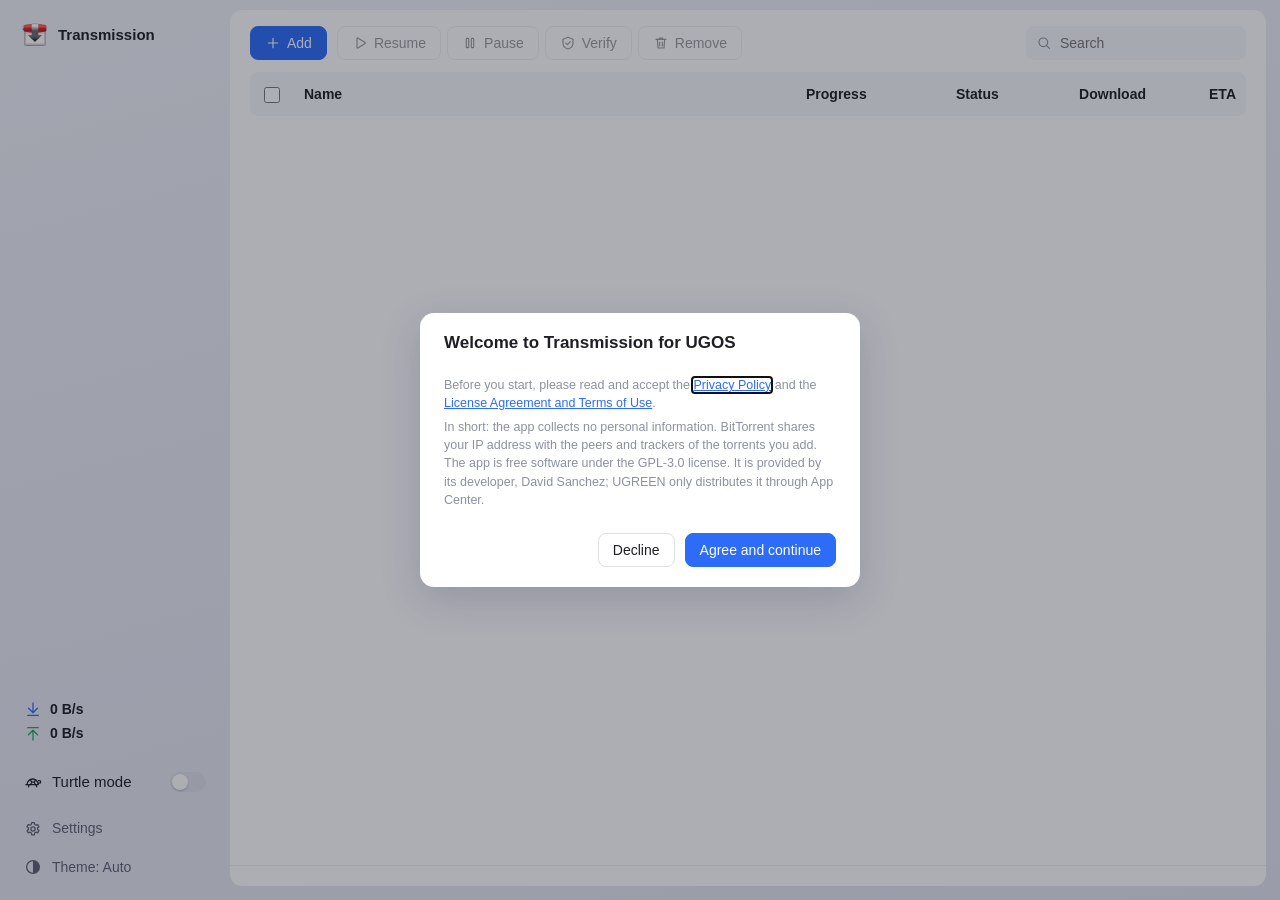
<file: ui/index.html>
<!doctype html>
<html lang="en">
<head>
  <meta charset="utf-8">
  <meta name="viewport" content="width=device-width, initial-scale=1, viewport-fit=cover">
  <meta name="color-scheme" content="light dark">
  <title>Transmission</title>
  <link rel="icon" href="favicon.svg" type="image/svg+xml">
  <link rel="stylesheet" href="style.css">
  <script>
    try { var t = localStorage.getItem('ug-theme'); if (t === 'light' || t === 'dark') document.documentElement.dataset.theme = t; } catch (e) {}
  </script>
</head>
<body>
<div class="app" id="app">
  <aside class="sidebar">
    <div class="brand">
      <img src="favicon.svg" alt="" width="26" height="26">
      <span>Transmission</span>
    </div>
    <nav class="nav" id="nav" aria-label="Filters"></nav>
    <div class="side-foot">
      <div class="speeds" aria-live="off">
        <div class="speed-row"><span class="ic dl" data-icon="down"></span><b id="totDown">0 B/s</b></div>
        <div class="speed-row"><span class="ic ul" data-icon="up"></span><b id="totUp">0 B/s</b></div>
      </div>
      <label class="turtle-row" title="Use alternative speed limits">
        <span class="ic" data-icon="turtle"></span>
        <span class="grow">Turtle mode</span>
        <input type="checkbox" class="switch" id="turtle">
      </label>
      <div class="foot-btns">
        <button class="nav-item" id="openSettings"><span class="ic" data-icon="gear"></span><span>Settings</span></button>
        <button class="nav-item" id="themeBtn"><span class="ic" data-icon="theme"></span><span id="themeLabel">Theme: Auto</span></button>
      </div>
    </div>
  </aside>

  <main class="main">
    <section class="card list-card">
      <header class="toolbar">
        <button class="btn primary" id="addBtn"><span class="ic" data-icon="plus"></span><span>Add</span></button>
        <div class="tb-group">
          <button class="btn icon-btn" id="startBtn" title="Resume" disabled><span class="ic" data-icon="play"></span><span class="lbl">Resume</span></button>
          <button class="btn icon-btn" id="stopBtn" title="Pause" disabled><span class="ic" data-icon="pause"></span><span class="lbl">Pause</span></button>
          <button class="btn icon-btn" id="verifyBtn" title="Verify local data" disabled><span class="ic" data-icon="verify"></span><span class="lbl">Verify</span></button>
          <button class="btn icon-btn danger-text" id="removeBtn" title="Remove" disabled><span class="ic" data-icon="trash"></span><span class="lbl">Remove</span></button>
        </div>
        <div class="search">
          <span class="ic" data-icon="search"></span>
          <input type="search" id="search" placeholder="Search" autocomplete="off">
        </div>
      </header>
      <div class="table-wrap" id="tableWrap">
        <table class="table" id="table">
          <thead>
            <tr>
              <th class="c-check"><input type="checkbox" class="cb" id="checkAll" aria-label="Select all"></th>
              <th class="c-name sortable" data-sort="name">Name</th>
              <th class="c-size sortable" data-sort="size">Size</th>
              <th class="c-prog sortable" data-sort="progress">Progress</th>
              <th class="c-status sortable" data-sort="status">Status</th>
              <th class="c-num sortable" data-sort="down">Download</th>
              <th class="c-num c-up sortable" data-sort="up">Upload</th>
              <th class="c-num sortable" data-sort="eta">ETA</th>
            </tr>
          </thead>
          <tbody id="rows"></tbody>
        </table>
        <div class="empty" id="empty" hidden>
          <span class="empty-ic" data-icon="inbox"></span>
          <p id="emptyText">No torrents</p>
        </div>
      </div>
      <footer class="statusbar" id="statusbar"></footer>
    </section>

    <section class="card detail" id="detail" hidden>
      <header class="detail-head">
        <div class="detail-title" id="detailTitle"></div>
        <button class="btn icon-only" id="detailClose" title="Close"><span class="ic" data-icon="close"></span></button>
      </header>
      <div class="tabs" id="detailTabs" role="tablist">
        <button class="tab active" data-tab="general">General</button>
        <button class="tab" data-tab="files">Files</button>
        <button class="tab" data-tab="peers">Peers</button>
        <button class="tab" data-tab="trackers">Trackers</button>
      </div>
      <div class="detail-body" id="detailBody"></div>
    </section>
  </main>
</div>

<!-- Add torrent -->
<dialog class="dialog" id="addDlg">
  <form method="dialog" id="addForm">
    <header class="dlg-head"><h2>Add torrent</h2><button type="button" class="btn icon-only" data-close><span class="ic" data-icon="close"></span></button></header>
    <div class="dlg-body">
      <div class="tabs" id="addTabs">
        <button type="button" class="tab active" data-tab="magnet">Magnet link</button>
        <button type="button" class="tab" data-tab="file">Torrent file</button>
      </div>
      <div class="add-pane" data-pane="magnet">
        <label class="field-label" for="magnet">Magnet links or URLs, one per line</label>
        <textarea id="magnet" class="input" rows="4" placeholder="magnet:?xt=urn:btih:…" spellcheck="false"></textarea>
      </div>
      <div class="add-pane" data-pane="file" hidden>
        <label class="drop" id="drop">
          <input type="file" id="fileInput" accept=".torrent,application/x-bittorrent" multiple hidden>
          <span class="drop-ic" data-icon="upload"></span>
          <span id="dropText">Drop .torrent files here, or <u>browse</u></span>
        </label>
      </div>
      <label class="field-label" for="dir">Download folder</label>
      <div class="dir-field">
        <span class="dir-prefix">/downloads/</span>
        <input id="dir" class="input" list="dirList" autocomplete="off" spellcheck="false" placeholder="complete">
        <datalist id="dirList"></datalist>
      </div>
      <div class="hint" id="freeSpace">&nbsp;</div>
      <label class="check-row"><input type="checkbox" class="cb" id="startNow" checked> Start downloading right away</label>
    </div>
    <footer class="dlg-foot">
      <button type="button" class="btn" data-close>Cancel</button>
      <button type="submit" class="btn primary" id="addSubmit">Add</button>
    </footer>
  </form>
</dialog>

<!-- Remove -->
<dialog class="dialog small" id="removeDlg">
  <form method="dialog" id="removeForm">
    <header class="dlg-head"><h2>Remove torrents</h2><button type="button" class="btn icon-only" data-close><span class="ic" data-icon="close"></span></button></header>
    <div class="dlg-body">
      <p id="removeText"></p>
      <label class="check-row"><input type="checkbox" class="cb" id="removeData"> Also delete the downloaded files</label>
      <p class="hint warn" id="removeWarn" hidden>The files are deleted from the NAS and can't be recovered.</p>
    </div>
    <footer class="dlg-foot">
      <button type="button" class="btn" data-close>Cancel</button>
      <button type="submit" class="btn danger">Remove</button>
    </footer>
  </form>
</dialog>

<!-- Settings -->
<dialog class="dialog settings" id="settingsDlg">
  <form method="dialog" id="settingsForm" class="set-wrap" novalidate>
    <nav class="set-menu" id="setMenu" aria-label="Settings pages">
      <div class="set-menu-title">Settings</div>
    </nav>
    <div class="set-main">
      <header class="dlg-head"><h2 id="setTitle">Speed</h2><button type="button" class="btn icon-only" data-close title="Close"><span class="ic" data-icon="close"></span></button></header>
      <div class="set-body" id="setBody"></div>
      <footer class="dlg-foot">
        <span class="hint set-dirty" id="setDirty"></span>
        <button type="button" class="btn" data-close>Cancel</button>
        <button type="submit" class="btn primary" id="setSave">Save</button>
      </footer>
    </div>
  </form>
</dialog>

<!-- Login (only when the browser didn't already send credentials) -->
<dialog class="dialog small" id="consentDlg">
  <form method="dialog" id="consentForm">
    <header class="dlg-head"><h2>Welcome to Transmission for UGOS</h2></header>
    <div class="dlg-body">
      <p class="hint">Before you start, please read and accept the
        <a href="https://emulienfou.github.io/ugos-transmission/privacy.html" target="_blank" rel="noopener">Privacy Policy</a> and the
        <a href="https://emulienfou.github.io/ugos-transmission/license.html" target="_blank" rel="noopener">License Agreement and Terms of Use</a>.</p>
      <p class="hint">In short: the app collects no personal information. BitTorrent shares your IP address with the peers and trackers of the torrents you add. The app is free software under the GPL-3.0 license. It is provided by its developer, David Sanchez; UGREEN only distributes it through App Center.</p>
      <p class="hint warn" id="consentErr" hidden>You need to accept the Privacy Policy and License Agreement to use the app.</p>
    </div>
    <footer class="dlg-foot">
      <button type="button" class="btn" id="consentNo">Decline</button>
      <button type="submit" class="btn primary" id="consentYes">Agree and continue</button>
    </footer>
  </form>
</dialog>

<dialog class="dialog small" id="loginDlg">
  <form method="dialog" id="loginForm">
    <header class="dlg-head"><h2>Sign in</h2></header>
    <div class="dlg-body">
      <p class="hint">Enter the web UI username and password you set when installing Transmission.</p>
      <label class="field-label" for="lUser">Username</label>
      <input id="lUser" class="input" autocomplete="username">
      <label class="field-label" for="lPass">Password</label>
      <input id="lPass" class="input" type="password" autocomplete="current-password">
      <p class="hint warn" id="loginErr" hidden>Wrong username or password.</p>
    </div>
    <footer class="dlg-foot"><button type="submit" class="btn primary">Sign in</button></footer>
  </form>
</dialog>

<div class="drop-overlay" id="dropOverlay" hidden><div>Drop .torrent files to add them</div></div>
<div class="toasts" id="toasts" aria-live="polite"></div>
<script type="module" src="app.js"></script>
</body>
</html>
</file>
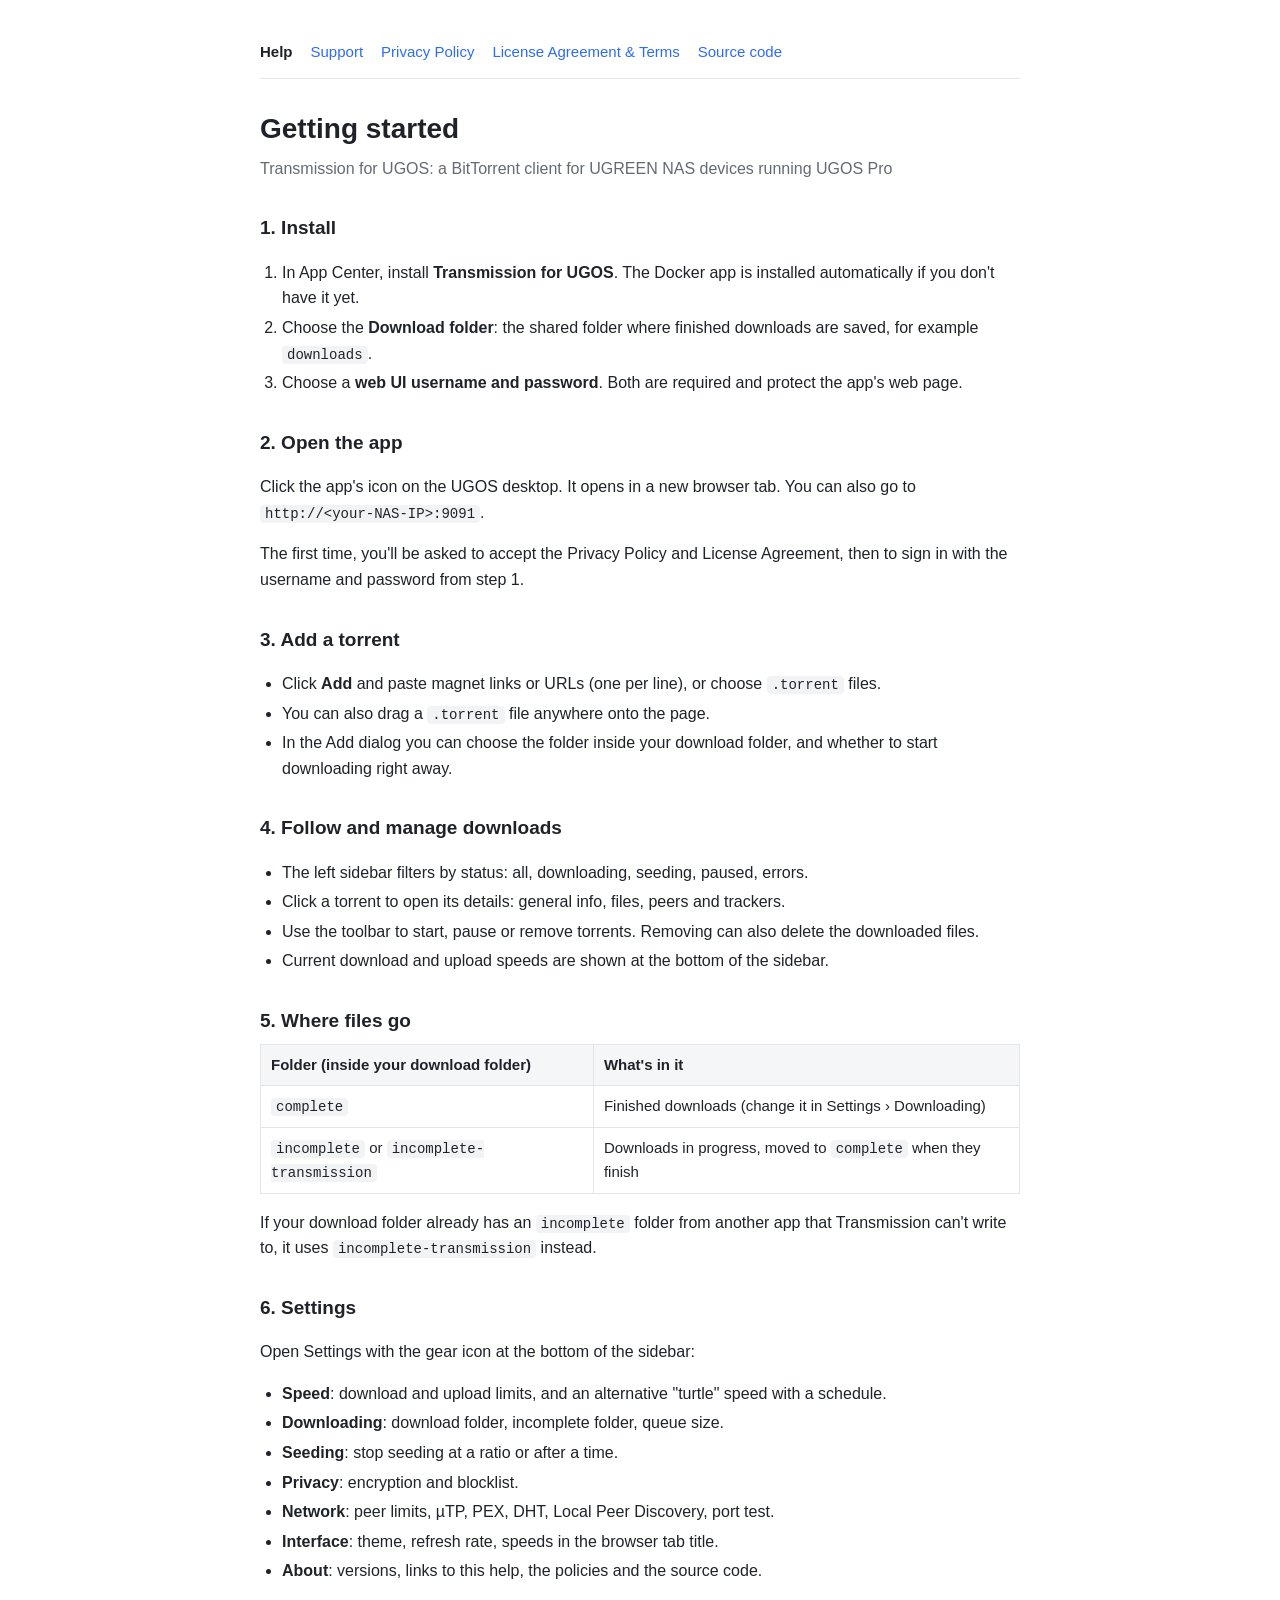
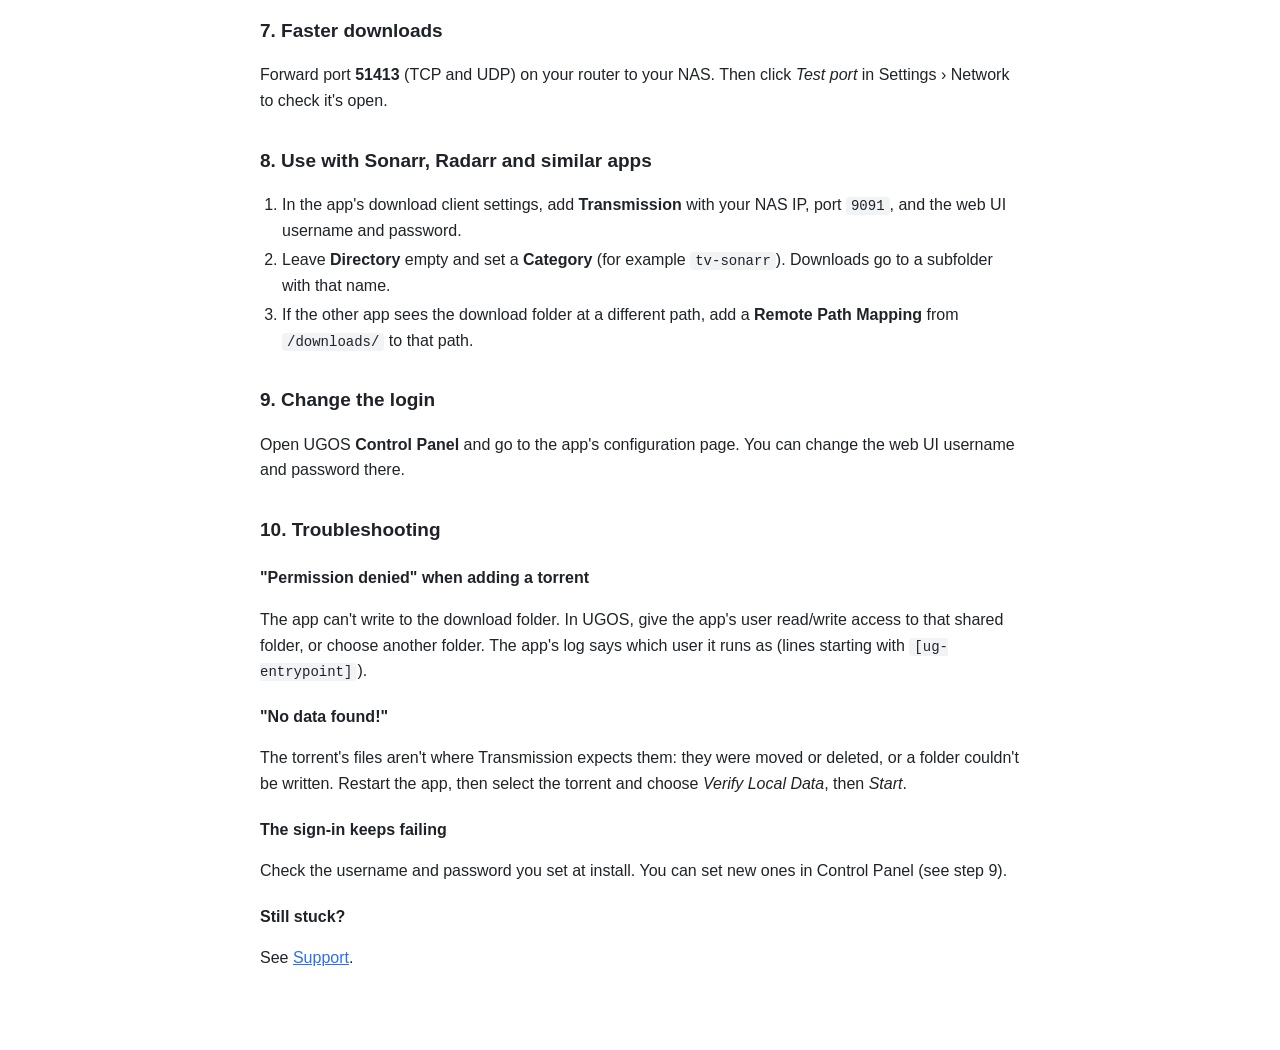
<file: docs/help.html>
<!DOCTYPE html>
<html lang="en">
<head>
<meta charset="utf-8">
<meta name="viewport" content="width=device-width, initial-scale=1">
<title>Help – Transmission for UGOS</title>
<link rel="stylesheet" href="style.css">
</head>
<body>
<main>
<nav><a href="help.html" aria-current="page">Help</a><a href="support.html">Support</a><a href="privacy.html">Privacy Policy</a><a href="license.html">License Agreement &amp; Terms</a><a href="https://github.com/emulienfou/ugos-transmission">Source code</a></nav>
<h1>Getting started</h1>
<p class="meta">Transmission for UGOS: a BitTorrent client for UGREEN NAS devices running UGOS Pro</p>

<h2 id="install">1. Install</h2>
<ol>
  <li>In App Center, install <strong>Transmission for UGOS</strong>. The Docker app is installed automatically if you don't have it yet.</li>
  <li>Choose the <strong>Download folder</strong>: the shared folder where finished downloads are saved, for example <code>downloads</code>.</li>
  <li>Choose a <strong>web UI username and password</strong>. Both are required and protect the app's web page.</li>
</ol>

<h2 id="open">2. Open the app</h2>
<p>Click the app's icon on the UGOS desktop. It opens in a new browser tab. You can also go to <code>http://&lt;your-NAS-IP&gt;:9091</code>.</p>
<p>The first time, you'll be asked to accept the Privacy Policy and License Agreement, then to sign in with the username and password from step 1.</p>

<h2 id="add">3. Add a torrent</h2>
<ul>
  <li>Click <strong>Add</strong> and paste magnet links or URLs (one per line), or choose <code>.torrent</code> files.</li>
  <li>You can also drag a <code>.torrent</code> file anywhere onto the page.</li>
  <li>In the Add dialog you can choose the folder inside your download folder, and whether to start downloading right away.</li>
</ul>

<h2 id="manage">4. Follow and manage downloads</h2>
<ul>
  <li>The left sidebar filters by status: all, downloading, seeding, paused, errors.</li>
  <li>Click a torrent to open its details: general info, files, peers and trackers.</li>
  <li>Use the toolbar to start, pause or remove torrents. Removing can also delete the downloaded files.</li>
  <li>Current download and upload speeds are shown at the bottom of the sidebar.</li>
</ul>

<h2 id="folders">5. Where files go</h2>
<table>
  <tr><th>Folder (inside your download folder)</th><th>What's in it</th></tr>
  <tr><td><code>complete</code></td><td>Finished downloads (change it in Settings › Downloading)</td></tr>
  <tr><td><code>incomplete</code> or <code>incomplete-transmission</code></td><td>Downloads in progress, moved to <code>complete</code> when they finish</td></tr>
</table>
<p>If your download folder already has an <code>incomplete</code> folder from another app that Transmission can't write to, it uses <code>incomplete-transmission</code> instead.</p>

<h2 id="settings">6. Settings</h2>
<p>Open Settings with the gear icon at the bottom of the sidebar:</p>
<ul>
  <li><strong>Speed</strong>: download and upload limits, and an alternative "turtle" speed with a schedule.</li>
  <li><strong>Downloading</strong>: download folder, incomplete folder, queue size.</li>
  <li><strong>Seeding</strong>: stop seeding at a ratio or after a time.</li>
  <li><strong>Privacy</strong>: encryption and blocklist.</li>
  <li><strong>Network</strong>: peer limits, µTP, PEX, DHT, Local Peer Discovery, port test.</li>
  <li><strong>Interface</strong>: theme, refresh rate, speeds in the browser tab title.</li>
  <li><strong>About</strong>: versions, links to this help, the policies and the source code.</li>
</ul>

<h2 id="faster">7. Faster downloads</h2>
<p>Forward port <strong>51413</strong> (TCP and UDP) on your router to your NAS. Then click <em>Test port</em> in Settings › Network to check it's open.</p>

<h2 id="arr">8. Use with Sonarr, Radarr and similar apps</h2>
<ol>
  <li>In the app's download client settings, add <strong>Transmission</strong> with your NAS IP, port <code>9091</code>, and the web UI username and password.</li>
  <li>Leave <strong>Directory</strong> empty and set a <strong>Category</strong> (for example <code>tv-sonarr</code>). Downloads go to a subfolder with that name.</li>
  <li>If the other app sees the download folder at a different path, add a <strong>Remote Path Mapping</strong> from <code>/downloads/</code> to that path.</li>
</ol>

<h2 id="change-login">9. Change the login</h2>
<p>Open UGOS <strong>Control Panel</strong> and go to the app's configuration page. You can change the web UI username and password there.</p>

<h2 id="troubleshooting">10. Troubleshooting</h2>
<h3>"Permission denied" when adding a torrent</h3>
<p>The app can't write to the download folder. In UGOS, give the app's user read/write access to that shared folder, or choose another folder. The app's log says which user it runs as (lines starting with <code>[ug-entrypoint]</code>).</p>
<h3>"No data found!"</h3>
<p>The torrent's files aren't where Transmission expects them: they were moved or deleted, or a folder couldn't be written. Restart the app, then select the torrent and choose <em>Verify Local Data</em>, then <em>Start</em>.</p>
<h3>The sign-in keeps failing</h3>
<p>Check the username and password you set at install. You can set new ones in Control Panel (see step 9).</p>
<h3>Still stuck?</h3>
<p>See <a href="support.html">Support</a>.</p>
</main>
</body>
</html>
</file>
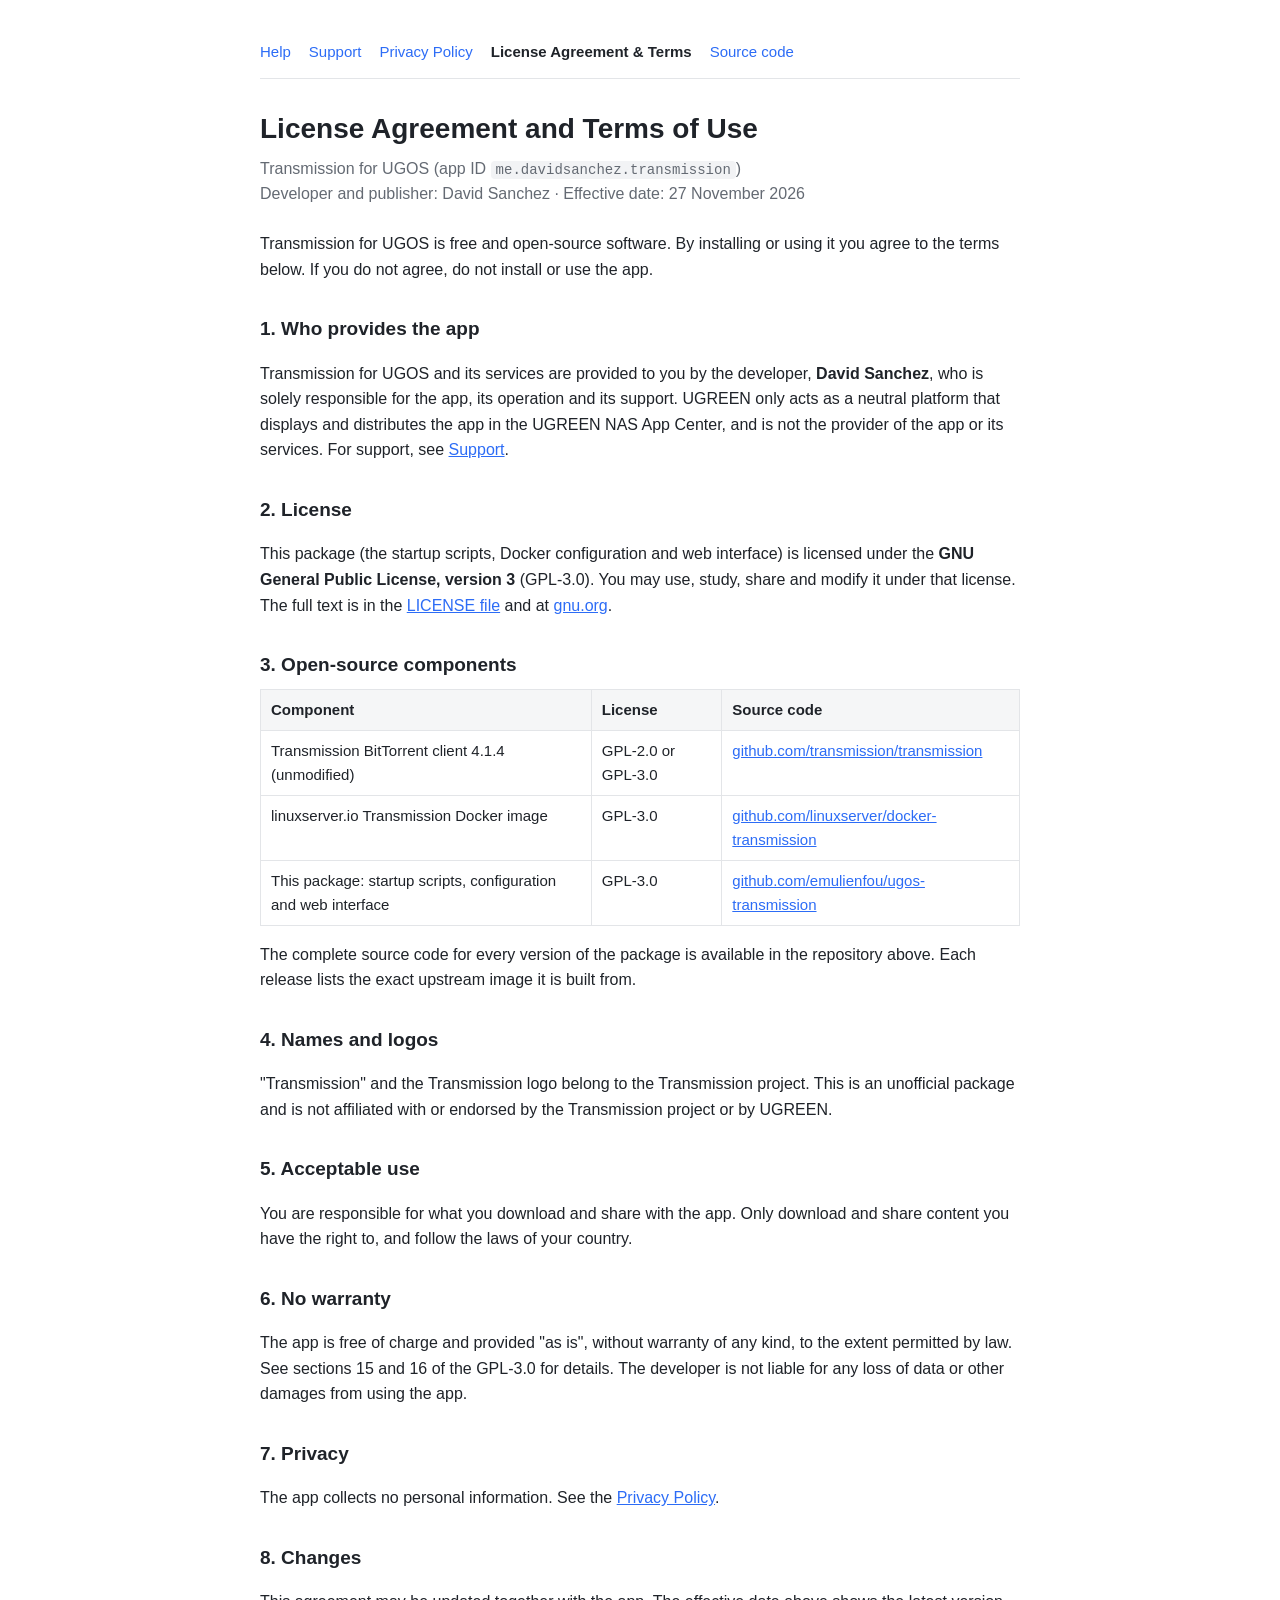
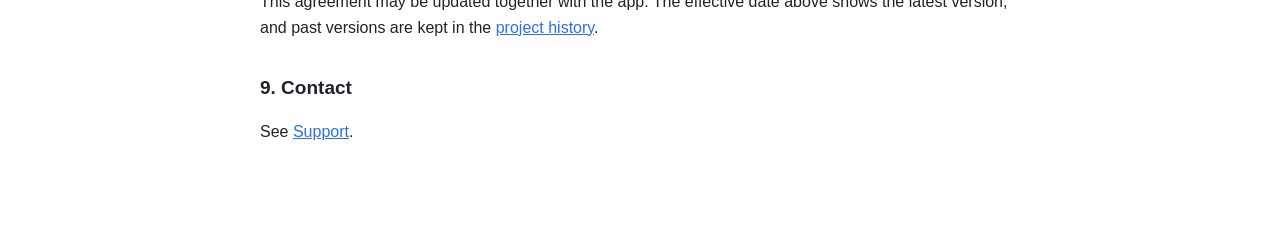
<file: docs/license.html>
<!DOCTYPE html>
<html lang="en">
<head>
<meta charset="utf-8">
<meta name="viewport" content="width=device-width, initial-scale=1">
<title>License Agreement and Terms of Use – Transmission for UGOS</title>
<link rel="stylesheet" href="style.css">
</head>
<body>
<main>
<nav><a href="help.html">Help</a><a href="support.html">Support</a><a href="privacy.html">Privacy Policy</a><a href="license.html" aria-current="page">License Agreement &amp; Terms</a><a href="https://github.com/emulienfou/ugos-transmission">Source code</a></nav>
<h1>License Agreement and Terms of Use</h1>
<p class="meta">Transmission for UGOS (app ID <code>me.davidsanchez.transmission</code>)<br>
Developer and publisher: David Sanchez · Effective date: 27 November 2026</p>

<p>Transmission for UGOS is free and open-source software. By installing or using it you agree to the terms below. If you do not agree, do not install or use the app.</p>

<h2>1. Who provides the app</h2>
<p>Transmission for UGOS and its services are provided to you by the developer, <strong>David Sanchez</strong>, who is solely responsible for the app, its operation and its support. UGREEN only acts as a neutral platform that displays and distributes the app in the UGREEN NAS App Center, and is not the provider of the app or its services. For support, see <a href="support.html">Support</a>.</p>

<h2>2. License</h2>
<p>This package (the startup scripts, Docker configuration and web interface) is licensed under the <strong>GNU General Public License, version 3</strong> (GPL-3.0). You may use, study, share and modify it under that license. The full text is in the <a href="https://github.com/emulienfou/ugos-transmission/blob/main/LICENSE">LICENSE file</a> and at <a href="https://www.gnu.org/licenses/gpl-3.0.html">gnu.org</a>.</p>

<h2>3. Open-source components</h2>
<table>
  <tr><th>Component</th><th>License</th><th>Source code</th></tr>
  <tr><td>Transmission BitTorrent client 4.1.4 (unmodified)</td><td>GPL-2.0 or GPL-3.0</td><td><a href="https://github.com/transmission/transmission">github.com/transmission/transmission</a></td></tr>
  <tr><td>linuxserver.io Transmission Docker image</td><td>GPL-3.0</td><td><a href="https://github.com/linuxserver/docker-transmission">github.com/linuxserver/docker-transmission</a></td></tr>
  <tr><td>This package: startup scripts, configuration and web interface</td><td>GPL-3.0</td><td><a href="https://github.com/emulienfou/ugos-transmission">github.com/emulienfou/ugos-transmission</a></td></tr>
</table>
<p>The complete source code for every version of the package is available in the repository above. Each release lists the exact upstream image it is built from.</p>

<h2>4. Names and logos</h2>
<p>"Transmission" and the Transmission logo belong to the Transmission project. This is an unofficial package and is not affiliated with or endorsed by the Transmission project or by UGREEN.</p>

<h2>5. Acceptable use</h2>
<p>You are responsible for what you download and share with the app. Only download and share content you have the right to, and follow the laws of your country.</p>

<h2>6. No warranty</h2>
<p>The app is free of charge and provided "as is", without warranty of any kind, to the extent permitted by law. See sections 15 and 16 of the GPL-3.0 for details. The developer is not liable for any loss of data or other damages from using the app.</p>

<h2>7. Privacy</h2>
<p>The app collects no personal information. See the <a href="privacy.html">Privacy Policy</a>.</p>

<h2>8. Changes</h2>
<p>This agreement may be updated together with the app. The effective date above shows the latest version, and past versions are kept in the <a href="https://github.com/emulienfou/ugos-transmission/commits/main/docs/license.html">project history</a>.</p>

<h2>9. Contact</h2>
<p>See <a href="support.html">Support</a>.</p>
</main>
</body>
</html>
</file>
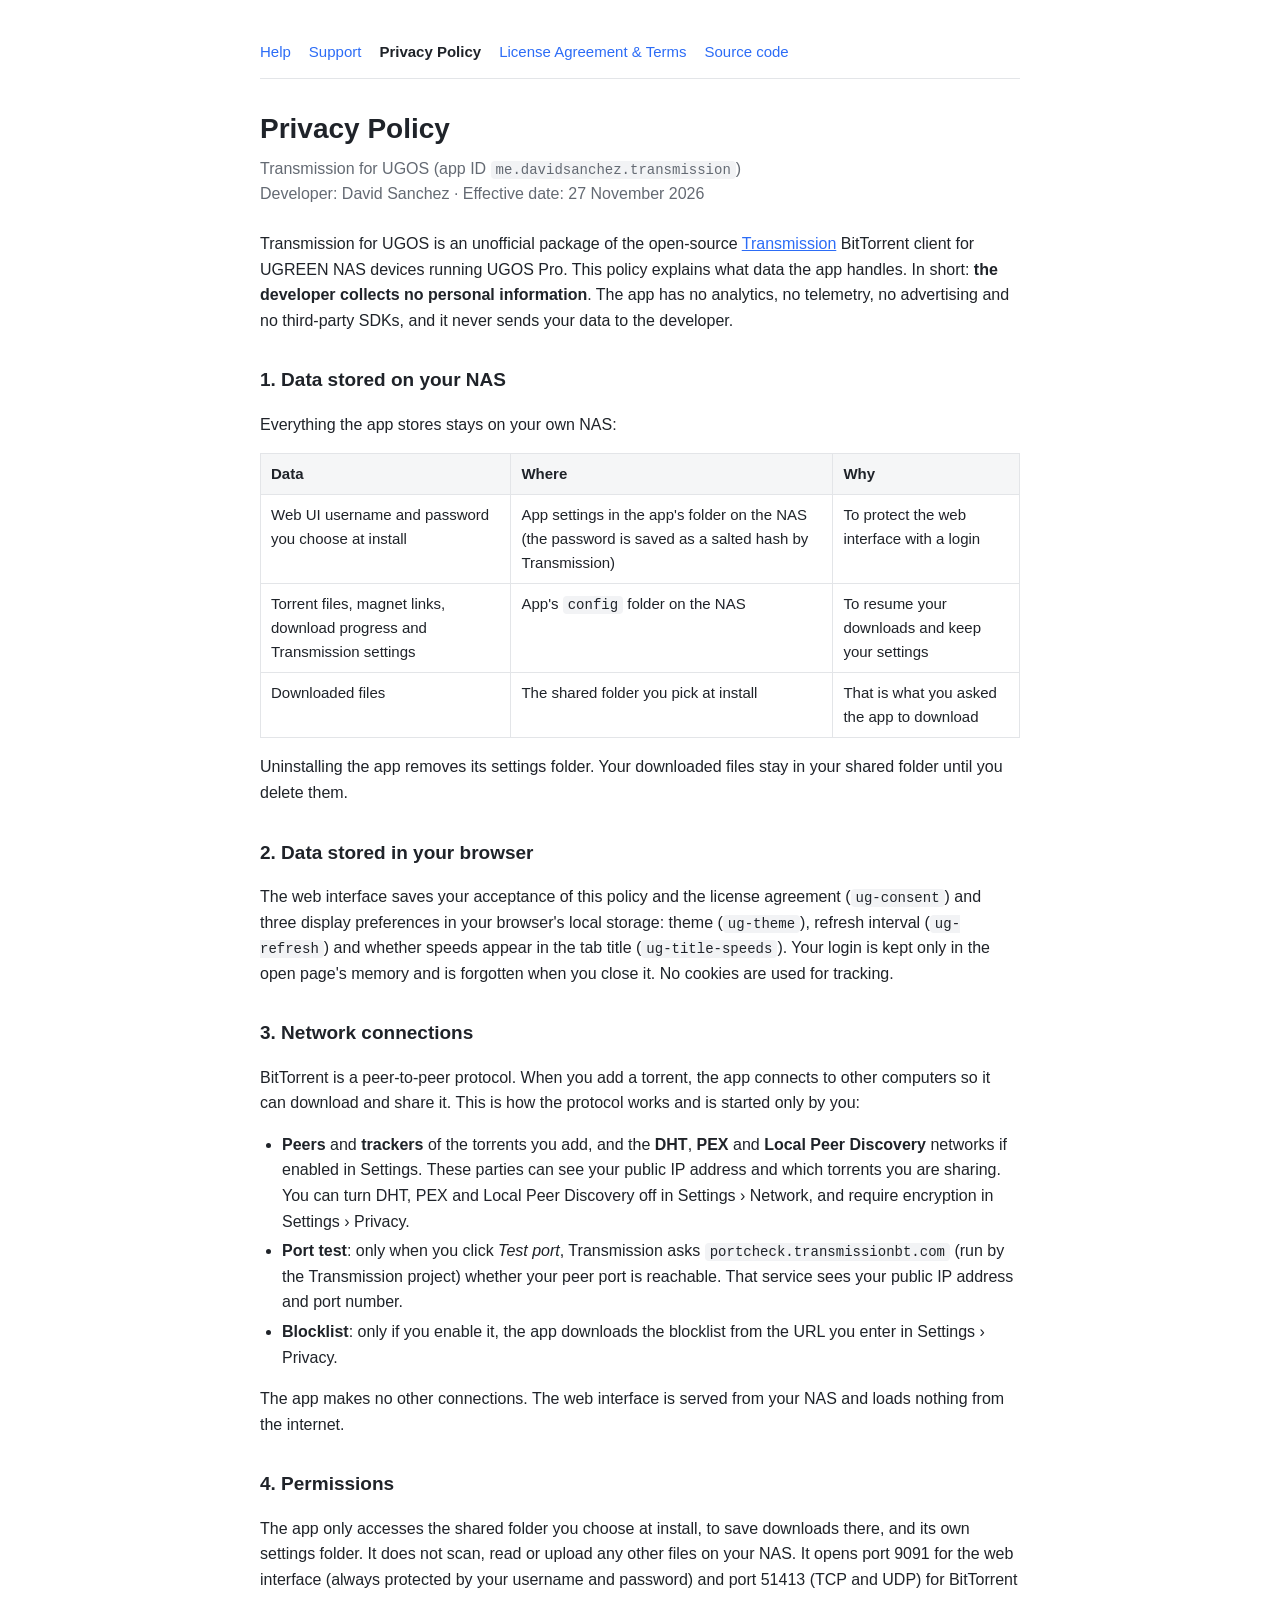
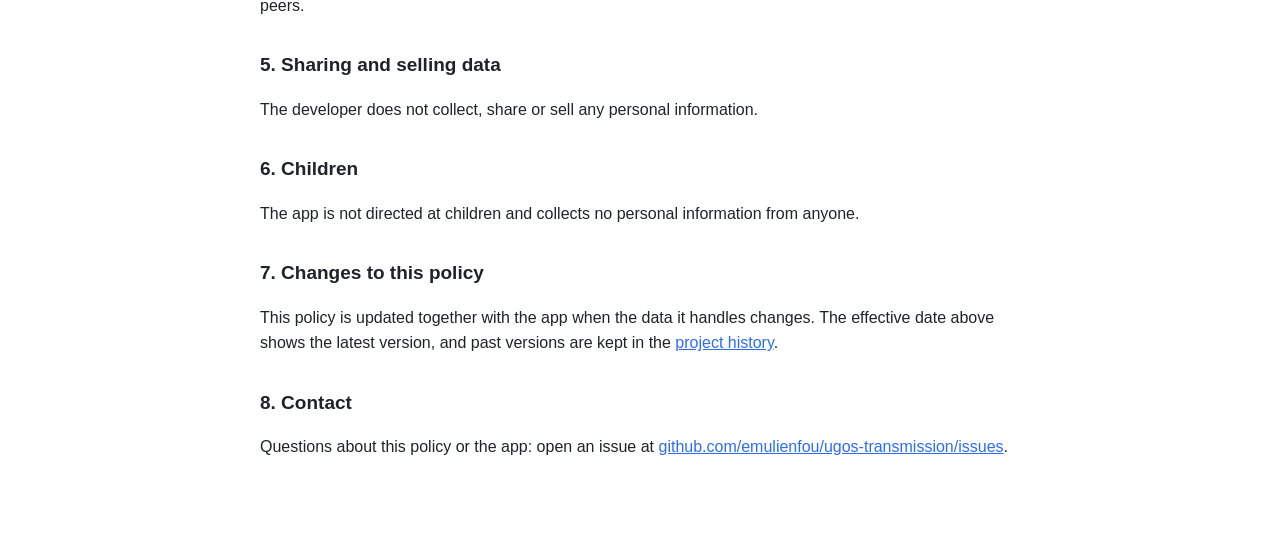
<file: docs/privacy.html>
<!DOCTYPE html>
<html lang="en">
<head>
<meta charset="utf-8">
<meta name="viewport" content="width=device-width, initial-scale=1">
<title>Privacy Policy – Transmission for UGOS</title>
<link rel="stylesheet" href="style.css">
</head>
<body>
<main>
<nav><a href="help.html">Help</a><a href="support.html">Support</a><a href="privacy.html" aria-current="page">Privacy Policy</a><a href="license.html">License Agreement &amp; Terms</a><a href="https://github.com/emulienfou/ugos-transmission">Source code</a></nav>
<h1>Privacy Policy</h1>
<p class="meta">Transmission for UGOS (app ID <code>me.davidsanchez.transmission</code>)<br>
Developer: David Sanchez · Effective date: 27 November 2026</p>

<p>Transmission for UGOS is an unofficial package of the open-source <a href="https://transmissionbt.com/">Transmission</a> BitTorrent client for UGREEN NAS devices running UGOS Pro. This policy explains what data the app handles. In short: <strong>the developer collects no personal information</strong>. The app has no analytics, no telemetry, no advertising and no third-party SDKs, and it never sends your data to the developer.</p>

<h2>1. Data stored on your NAS</h2>
<p>Everything the app stores stays on your own NAS:</p>
<table>
  <tr><th>Data</th><th>Where</th><th>Why</th></tr>
  <tr><td>Web UI username and password you choose at install</td><td>App settings in the app's folder on the NAS (the password is saved as a salted hash by Transmission)</td><td>To protect the web interface with a login</td></tr>
  <tr><td>Torrent files, magnet links, download progress and Transmission settings</td><td>App's <code>config</code> folder on the NAS</td><td>To resume your downloads and keep your settings</td></tr>
  <tr><td>Downloaded files</td><td>The shared folder you pick at install</td><td>That is what you asked the app to download</td></tr>
</table>
<p>Uninstalling the app removes its settings folder. Your downloaded files stay in your shared folder until you delete them.</p>

<h2>2. Data stored in your browser</h2>
<p>The web interface saves your acceptance of this policy and the license agreement (<code>ug-consent</code>) and three display preferences in your browser's local storage: theme (<code>ug-theme</code>), refresh interval (<code>ug-refresh</code>) and whether speeds appear in the tab title (<code>ug-title-speeds</code>). Your login is kept only in the open page's memory and is forgotten when you close it. No cookies are used for tracking.</p>

<h2>3. Network connections</h2>
<p>BitTorrent is a peer-to-peer protocol. When you add a torrent, the app connects to other computers so it can download and share it. This is how the protocol works and is started only by you:</p>
<ul>
  <li><strong>Peers</strong> and <strong>trackers</strong> of the torrents you add, and the <strong>DHT</strong>, <strong>PEX</strong> and <strong>Local Peer Discovery</strong> networks if enabled in Settings. These parties can see your public IP address and which torrents you are sharing. You can turn DHT, PEX and Local Peer Discovery off in Settings › Network, and require encryption in Settings › Privacy.</li>
  <li><strong>Port test</strong>: only when you click <em>Test port</em>, Transmission asks <code>portcheck.transmissionbt.com</code> (run by the Transmission project) whether your peer port is reachable. That service sees your public IP address and port number.</li>
  <li><strong>Blocklist</strong>: only if you enable it, the app downloads the blocklist from the URL you enter in Settings › Privacy.</li>
</ul>
<p>The app makes no other connections. The web interface is served from your NAS and loads nothing from the internet.</p>

<h2>4. Permissions</h2>
<p>The app only accesses the shared folder you choose at install, to save downloads there, and its own settings folder. It does not scan, read or upload any other files on your NAS. It opens port 9091 for the web interface (always protected by your username and password) and port 51413 (TCP and UDP) for BitTorrent peers.</p>

<h2>5. Sharing and selling data</h2>
<p>The developer does not collect, share or sell any personal information.</p>

<h2>6. Children</h2>
<p>The app is not directed at children and collects no personal information from anyone.</p>

<h2>7. Changes to this policy</h2>
<p>This policy is updated together with the app when the data it handles changes. The effective date above shows the latest version, and past versions are kept in the <a href="https://github.com/emulienfou/ugos-transmission/commits/main/docs/privacy.html">project history</a>.</p>

<h2>8. Contact</h2>
<p>Questions about this policy or the app: open an issue at <a href="https://github.com/emulienfou/ugos-transmission/issues">github.com/emulienfou/ugos-transmission/issues</a>.</p>
</main>
</body>
</html>
</file>
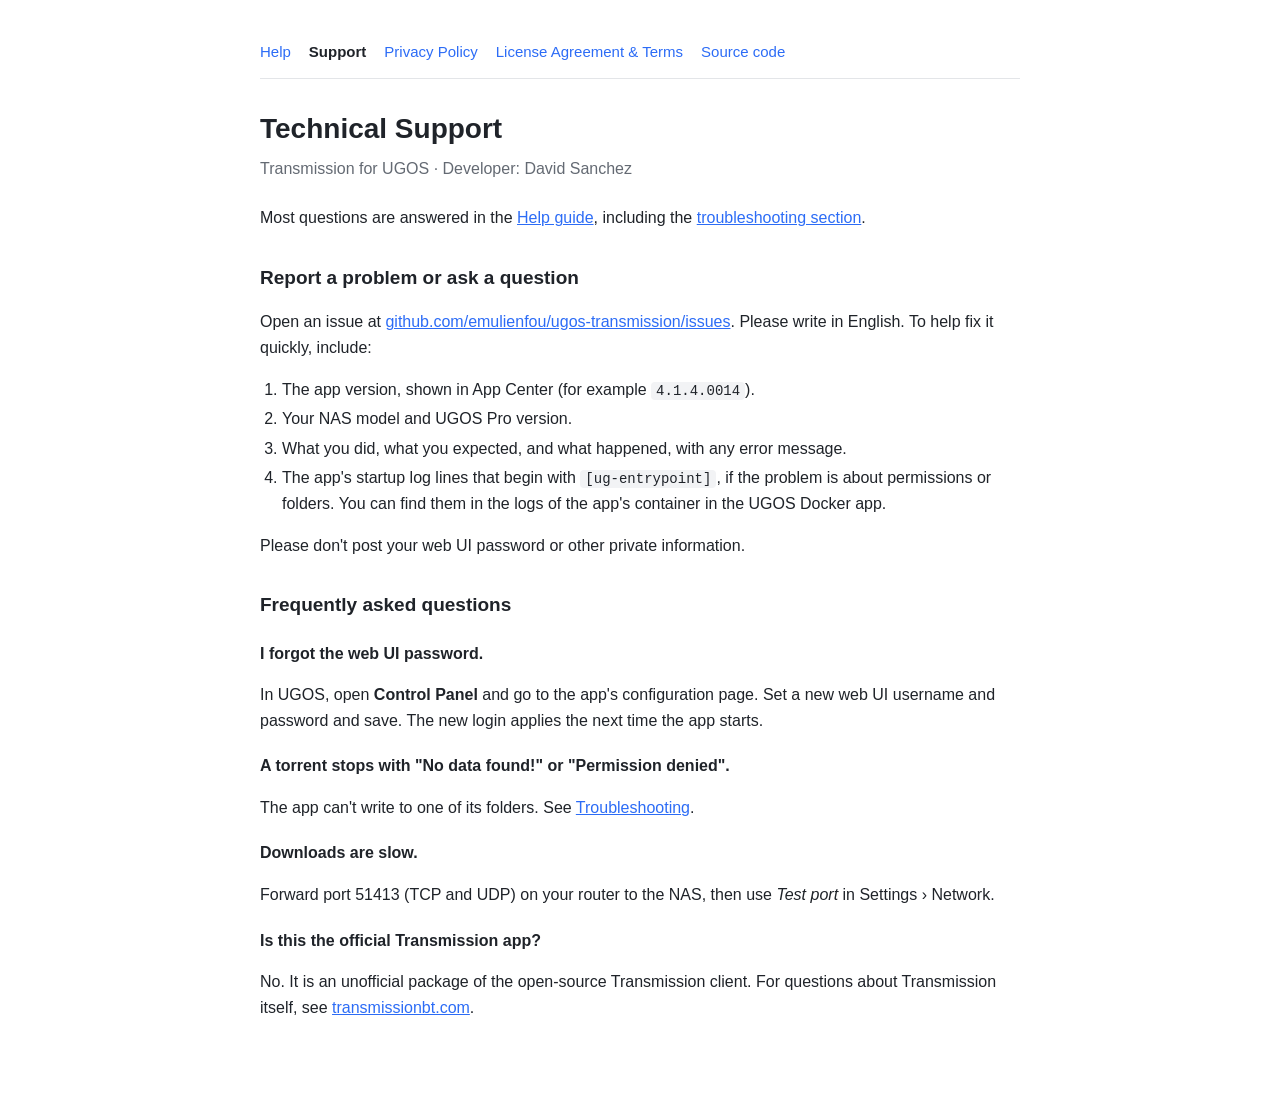
<file: docs/support.html>
<!DOCTYPE html>
<html lang="en">
<head>
<meta charset="utf-8">
<meta name="viewport" content="width=device-width, initial-scale=1">
<title>Support – Transmission for UGOS</title>
<link rel="stylesheet" href="style.css">
</head>
<body>
<main>
<nav><a href="help.html">Help</a><a href="support.html" aria-current="page">Support</a><a href="privacy.html">Privacy Policy</a><a href="license.html">License Agreement &amp; Terms</a><a href="https://github.com/emulienfou/ugos-transmission">Source code</a></nav>
<h1>Technical Support</h1>
<p class="meta">Transmission for UGOS · Developer: David Sanchez</p>

<p>Most questions are answered in the <a href="help.html">Help guide</a>, including the <a href="help.html#troubleshooting">troubleshooting section</a>.</p>

<h2>Report a problem or ask a question</h2>
<p>Open an issue at <a href="https://github.com/emulienfou/ugos-transmission/issues">github.com/emulienfou/ugos-transmission/issues</a>. Please write in English. To help fix it quickly, include:</p>
<ol>
  <li>The app version, shown in App Center (for example <code>4.1.4.0014</code>).</li>
  <li>Your NAS model and UGOS Pro version.</li>
  <li>What you did, what you expected, and what happened, with any error message.</li>
  <li>The app's startup log lines that begin with <code>[ug-entrypoint]</code>, if the problem is about permissions or folders. You can find them in the logs of the app's container in the UGOS Docker app.</li>
</ol>
<p>Please don't post your web UI password or other private information.</p>

<h2>Frequently asked questions</h2>
<h3>I forgot the web UI password.</h3>
<p>In UGOS, open <strong>Control Panel</strong> and go to the app's configuration page. Set a new web UI username and password and save. The new login applies the next time the app starts.</p>
<h3>A torrent stops with "No data found!" or "Permission denied".</h3>
<p>The app can't write to one of its folders. See <a href="help.html#troubleshooting">Troubleshooting</a>.</p>
<h3>Downloads are slow.</h3>
<p>Forward port 51413 (TCP and UDP) on your router to the NAS, then use <em>Test port</em> in Settings › Network.</p>
<h3>Is this the official Transmission app?</h3>
<p>No. It is an unofficial package of the open-source Transmission client. For questions about Transmission itself, see <a href="https://transmissionbt.com/">transmissionbt.com</a>.</p>
</main>
</body>
</html>
</file>
<file: ui/style.css>
/* Transmission for UGOS Pro — styled after UGOS Pro's built-in apps
   (Docker, Storage): lavender-grey window, sidebar nav with a white active
   pill, white rounded cards, light-blue badges and segmented tabs.
   Dark mode follows UGOS Theater. */

:root {
  --bg: linear-gradient(165deg, #eef0f6 0%, #e6e8f0 55%, #e2e5ee 100%);
  --bg-flat: #e8eaf1;
  --card: #ffffff;
  --text: #1d1f24;
  --text-2: #5c6170;
  --text-3: #8c919d;
  --line: #eceef2;
  --head: #f6f7f9;
  --hover: #f5f7fb;
  --selected: #eef4ff;
  --accent: #2c6cf6;
  --accent-hover: #1f5be0;
  --accent-soft: #e7effe;
  --green: #1fa463;
  --green-soft: #e3f6ec;
  --orange: #f08c1a;
  --orange-soft: #fdf0e0;
  --red: #e5484d;
  --red-soft: #fdeaea;
  --grey-soft: #eef0f3;
  --nav-active: rgba(255, 255, 255, .78);
  --nav-hover: rgba(255, 255, 255, .45);
  --input: #ffffff;
  --input-line: #dcdfe6;
  --track: #edf0f5;
  --shadow: 0 12px 40px rgba(25, 35, 70, .18);
  --radius: 12px;
  color-scheme: light;
}

@media (prefers-color-scheme: dark) {
  :root:not([data-theme="light"]) {
    --bg: #1b1b1d; --bg-flat: #1b1b1d; --card: #252528; --text: #ececee; --text-2: #b4b4ba;
    --text-3: #85858c; --line: #333337; --head: #2c2c30; --hover: #2d2d31; --selected: #23324f;
    --accent: #4d86ff; --accent-hover: #6a9aff; --accent-soft: #24345a; --green: #35c27b;
    --green-soft: #1d3a2b; --orange: #f5a442; --orange-soft: #3d2f1c; --red: #ff6369; --red-soft: #45232a;
    --grey-soft: #333337; --nav-active: rgba(255, 255, 255, .1); --nav-hover: rgba(255, 255, 255, .05);
    --input: #1f1f22; --input-line: #3a3a3f; --track: #36363b; --shadow: 0 12px 40px rgba(0, 0, 0, .5);
    color-scheme: dark;
  }
}
:root[data-theme="dark"] {
  --bg: #1b1b1d; --bg-flat: #1b1b1d; --card: #252528; --text: #ececee; --text-2: #b4b4ba;
  --text-3: #85858c; --line: #333337; --head: #2c2c30; --hover: #2d2d31; --selected: #23324f;
  --accent: #4d86ff; --accent-hover: #6a9aff; --accent-soft: #24345a; --green: #35c27b;
  --green-soft: #1d3a2b; --orange: #f5a442; --orange-soft: #3d2f1c; --red: #ff6369; --red-soft: #45232a;
  --grey-soft: #333337; --nav-active: rgba(255, 255, 255, .1); --nav-hover: rgba(255, 255, 255, .05);
  --input: #1f1f22; --input-line: #3a3a3f; --track: #36363b; --shadow: 0 12px 40px rgba(0, 0, 0, .5);
  color-scheme: dark;
}

* { box-sizing: border-box; }
html, body { height: 100%; margin: 0; }
body {
  background: var(--bg-flat);
  background-image: var(--bg);
  color: var(--text);
  font: 14px/1.45 -apple-system, BlinkMacSystemFont, "SF Pro Text", "Segoe UI", Roboto, "Helvetica Neue", "PingFang SC", Arial, sans-serif;
  -webkit-font-smoothing: antialiased;
}
button, input, textarea, select { font: inherit; color: inherit; }
[hidden] { display: none !important; }

/* icons */
.ic { display: inline-flex; width: 18px; height: 18px; flex: none; }
.ic svg, [data-icon] svg { width: 100%; height: 100%; }
svg { stroke: currentColor; fill: none; stroke-width: 1.7; stroke-linecap: round; stroke-linejoin: round; }

/* layout */
.app { display: flex; height: 100vh; height: 100dvh; padding: 10px 14px 14px 10px; gap: 10px; }
.sidebar { width: 210px; flex: none; display: flex; flex-direction: column; padding: 6px 0 0; }
.main { flex: 1; min-width: 0; display: flex; gap: 12px; position: relative; }
.card { background: var(--card); border-radius: var(--radius); }

.brand { display: flex; align-items: center; gap: 10px; font-weight: 600; font-size: 15px; padding: 6px 12px 16px; }
.nav { display: flex; flex-direction: column; gap: 4px; }
.nav-item {
  display: flex; align-items: center; gap: 10px; width: 100%; padding: 9px 14px; border: 0; border-radius: 8px;
  background: transparent; cursor: pointer; text-align: left; font-size: 15px; color: var(--text);
}
.nav-item:hover { background: var(--nav-hover); }
.nav-item.active { background: var(--nav-active); color: var(--accent); }
.nav-item .count { margin-left: auto; font-size: 12.5px; color: var(--text-3); font-variant-numeric: tabular-nums; }
.nav-item.active .count { color: var(--accent); }

.side-foot { margin-top: auto; display: flex; flex-direction: column; gap: 8px; }
.speeds { padding: 10px 14px; display: flex; flex-direction: column; gap: 4px; font-variant-numeric: tabular-nums; }
.speed-row { display: flex; align-items: center; gap: 8px; }
.speed-row b { font-weight: 600; }
.ic.dl { color: var(--accent); } .ic.ul { color: var(--green); }
.turtle-row { display: flex; align-items: center; gap: 10px; padding: 9px 14px; border-radius: 8px; cursor: pointer; font-size: 15px; }
.turtle-row:hover { background: var(--nav-hover); }
.turtle-row.on .ic { color: var(--orange); }
.grow { flex: 1; }
.foot-btns .nav-item { font-size: 14px; color: var(--text-2); }

/* list card */
.list-card { flex: 1; min-width: 0; display: flex; flex-direction: column; overflow: hidden; }
.toolbar { display: flex; align-items: center; gap: 10px; padding: 16px 20px 12px; flex-wrap: wrap; }
.tb-group { display: flex; gap: 6px; }
.search { margin-left: auto; display: flex; align-items: center; gap: 6px; padding: 0 10px; height: 34px; border-radius: 8px; background: var(--head); color: var(--text-3); width: 220px; }
.search input { border: 0; background: transparent; outline: 0; flex: 1; min-width: 0; color: var(--text); }
.search .ic { width: 16px; height: 16px; }

.btn {
  display: inline-flex; align-items: center; justify-content: center; gap: 6px; height: 34px; padding: 0 14px;
  border-radius: 8px; border: 1px solid var(--input-line); background: var(--card); cursor: pointer; white-space: nowrap;
  transition: background .12s, border-color .12s, color .12s;
}
.btn .ic { width: 16px; height: 16px; }
.btn:hover:not(:disabled) { border-color: var(--accent); color: var(--accent); }
.btn:disabled { opacity: .45; cursor: default; }
.btn.primary { background: var(--accent); border-color: var(--accent); color: #fff; }
.btn.primary:hover:not(:disabled) { background: var(--accent-hover); border-color: var(--accent-hover); color: #fff; }
.btn.danger { background: var(--red); border-color: var(--red); color: #fff; }
.btn.danger:hover:not(:disabled) { filter: brightness(1.06); color: #fff; border-color: var(--red); }
.btn.danger-text:hover:not(:disabled) { border-color: var(--red); color: var(--red); }
.btn.icon-only { border: 0; width: 30px; height: 30px; padding: 0; background: transparent; color: var(--text-3); }
.btn.icon-only:hover { color: var(--text); background: var(--hover); }

/* table */
.table-wrap { flex: 1; overflow: auto; padding: 0 20px; position: relative; }
.table { width: 100%; border-collapse: separate; border-spacing: 0; table-layout: fixed; }
.table th {
  position: sticky; top: 0; z-index: 1; background: var(--head); text-align: left; font-weight: 600; padding: 12px 10px;
  font-size: 14px; white-space: nowrap; user-select: none;
}
.table th:first-child { border-radius: 8px 0 0 8px; padding-left: 14px; }
.table th:last-child { border-radius: 0 8px 8px 0; }
.table th.sortable { cursor: pointer; }
.table th.sortable:hover { color: var(--accent); }
.table th.sorted::after { content: " ↑"; color: var(--accent); }
.table th.sorted.desc::after { content: " ↓"; }
.table td { padding: 11px 10px; border-bottom: 1px solid var(--line); white-space: nowrap; overflow: hidden; text-overflow: ellipsis; vertical-align: middle; }
.table td:first-child { padding-left: 14px; }
.table tbody tr { cursor: pointer; }
.table tbody tr:hover td { background: var(--hover); }
.table tbody tr.sel td { background: var(--selected); }
.c-check { width: 44px; } .c-size { width: 92px; } .c-prog { width: 170px; } .c-status { width: 120px; }
.c-num { width: 100px; text-align: right !important; }
/* Detail panel open: the list loses ~450px, so drop secondary columns to keep Name visible. */
.main:has(.detail:not([hidden])) .c-up,
.main:has(.detail:not([hidden])) .c-size { display: none; }
.main:has(.detail:not([hidden])) .c-prog { width: 150px; }
.main:has(.detail:not([hidden])) .c-num { width: 90px; }
.main:has(.detail:not([hidden])) .search { width: 160px; }
.table td.num { text-align: right; font-variant-numeric: tabular-nums; color: var(--text-2); }
.table td.dim { color: var(--text-2); font-variant-numeric: tabular-nums; }
.name-cell { display: flex; flex-direction: column; min-width: 0; }
.name-cell .t { overflow: hidden; text-overflow: ellipsis; font-weight: 500; }
.name-cell .sub { font-size: 12px; color: var(--text-3); overflow: hidden; text-overflow: ellipsis; }
.name-cell .sub.err { color: var(--red); }
.m-only { display: none; }

.prog { display: flex; align-items: center; gap: 8px; font-variant-numeric: tabular-nums; color: var(--text-2); font-size: 13px; }
.bar { flex: 1; height: 6px; border-radius: 3px; background: var(--track); overflow: hidden; min-width: 50px; }
.bar i { display: block; height: 100%; border-radius: 3px; background: var(--accent); transition: width .4s; }
.bar.seed i { background: var(--green); } .bar.paused i { background: var(--text-3); } .bar.error i { background: var(--red); } .bar.check i { background: var(--orange); }
.prog .pct { width: 44px; text-align: right; }

.badge { display: inline-block; padding: 2px 8px; border-radius: 4px; font-size: 12.5px; line-height: 20px; background: var(--accent-soft); color: var(--accent); }
.badge.seed { background: var(--green-soft); color: var(--green); }
.badge.paused { background: var(--grey-soft); color: var(--text-2); }
.badge.error { background: var(--red-soft); color: var(--red); }
.badge.check, .badge.queued { background: var(--orange-soft); color: var(--orange); }

.cb { width: 16px; height: 16px; accent-color: var(--accent); cursor: pointer; margin: 0; vertical-align: middle; }

.empty { display: flex; flex-direction: column; align-items: center; justify-content: center; gap: 6px; color: var(--text-3); padding: 70px 0; }
.empty-ic { width: 54px; height: 54px; color: var(--input-line); }
.empty-ic svg { stroke-width: 1.2; }
.statusbar { padding: 10px 20px; font-size: 12.5px; color: var(--text-3); border-top: 1px solid var(--line); display: flex; gap: 16px; flex-wrap: wrap; }

/* switch */
.switch { appearance: none; -webkit-appearance: none; width: 36px; height: 20px; border-radius: 10px; background: var(--input-line); position: relative; cursor: pointer; flex: none; margin: 0; transition: background .15s; }
.switch::after { content: ""; position: absolute; top: 2px; left: 2px; width: 16px; height: 16px; border-radius: 50%; background: #fff; box-shadow: 0 1px 2px rgba(0,0,0,.2); transition: transform .15s; }
.switch:checked { background: var(--accent); }
.switch:checked::after { transform: translateX(16px); }
#turtle:checked { background: var(--orange); }

/* detail panel */
.detail { width: 440px; flex: none; display: flex; flex-direction: column; overflow: hidden; }
.detail-head { display: flex; align-items: flex-start; gap: 8px; padding: 18px 16px 10px 20px; }
.detail-title { flex: 1; font-weight: 600; font-size: 16px; word-break: break-word; }
.tabs { display: flex; gap: 6px; padding: 0 20px 12px; flex-wrap: wrap; }
.tab { border: 0; background: transparent; padding: 6px 14px; border-radius: 6px; color: var(--text-2); cursor: pointer; font-weight: 500; font-size: 15px; }
.tab:hover { color: var(--text); }
.tab.active { background: var(--accent-soft); color: var(--accent); }
.detail-body { flex: 1; overflow: auto; padding: 0 20px 20px; }
.kv { display: grid; grid-template-columns: 120px 1fr; gap: 10px 12px; font-size: 13.5px; }
.kv dt { color: var(--text-3); }
.kv dd { margin: 0; overflow-wrap: anywhere; font-variant-numeric: tabular-nums; }
.section-title { font-weight: 600; margin: 18px 0 10px; display: flex; align-items: center; gap: 6px; }
.section-title:first-child { margin-top: 4px; }
.mini-table { width: 100%; border-collapse: collapse; font-size: 13px; table-layout: fixed; }
.mini-table th { text-align: left; font-weight: 600; background: var(--head); padding: 8px; white-space: nowrap; }
.mini-table th:first-child { border-radius: 6px 0 0 6px; } .mini-table th:last-child { border-radius: 0 6px 6px 0; }
.mini-table td { padding: 8px; border-bottom: 1px solid var(--line); overflow: hidden; text-overflow: ellipsis; white-space: nowrap; font-variant-numeric: tabular-nums; }
.mini-table .r { text-align: right; }
.file-name { display: flex; align-items: center; gap: 8px; }
.file-name span { overflow: hidden; text-overflow: ellipsis; }
.file-prog { height: 4px; border-radius: 2px; background: var(--track); margin-top: 5px; overflow: hidden; }
.file-prog i { display: block; height: 100%; background: var(--accent); }
.file-prog.done i { background: var(--green); }
.tracker { padding: 12px 0; border-bottom: 1px solid var(--line); font-size: 13px; }
.tracker .host { font-weight: 600; word-break: break-all; margin-bottom: 4px; display: flex; gap: 8px; align-items: center; }
.tracker .meta { color: var(--text-2); display: flex; flex-wrap: wrap; gap: 4px 14px; }
.tracker .err { color: var(--red); }
.muted { color: var(--text-3); }
.hint { font-size: 12.5px; color: var(--text-3); margin: 6px 0 0; }
.hint.warn { color: var(--red); }

/* dialogs */
.dialog { border: 0; padding: 0; border-radius: 14px; background: var(--card); color: var(--text); width: min(540px, calc(100vw - 32px)); box-shadow: var(--shadow); }
.dialog.small { width: min(440px, calc(100vw - 32px)); }
.dialog::backdrop { background: rgba(20, 24, 40, .35); }
.dlg-head { display: flex; align-items: center; padding: 18px 16px 6px 24px; }
.dlg-head h2 { font-size: 17px; font-weight: 600; margin: 0; flex: 1; }
.dlg-body { padding: 8px 24px 8px; }
.dlg-body .tabs { padding: 0 0 12px; }
.dlg-foot { display: flex; justify-content: flex-end; gap: 10px; padding: 16px 24px 20px; }
.field-label { display: block; font-size: 13px; color: var(--text-2); margin: 12px 0 6px; }
.input { width: 100%; border: 1px solid var(--input-line); background: var(--input); border-radius: 8px; padding: 8px 12px; outline: 0; transition: border-color .12s; }
.input:focus { border-color: var(--accent); }
textarea.input { resize: vertical; font-family: ui-monospace, SFMono-Regular, Menlo, monospace; font-size: 12.5px; }
.dir-field { display: flex; align-items: stretch; border: 1px solid var(--input-line); border-radius: 8px; background: var(--input); overflow: hidden; }
.dir-field:focus-within { border-color: var(--accent); }
.dir-prefix { display: flex; align-items: center; padding: 0 2px 0 12px; color: var(--text-3); font-family: ui-monospace, SFMono-Regular, Menlo, monospace; font-size: 13px; }
.dir-field .input { border: 0; padding-left: 2px; font-family: ui-monospace, SFMono-Regular, Menlo, monospace; font-size: 13px; }
.check-row { display: flex; align-items: center; gap: 10px; margin: 14px 0 0; cursor: pointer; }
.drop { display: flex; flex-direction: column; align-items: center; gap: 8px; padding: 28px 16px; border: 1.5px dashed var(--input-line); border-radius: 10px; color: var(--text-2); cursor: pointer; text-align: center; }
.drop:hover, .drop.over { border-color: var(--accent); background: var(--accent-soft); }
.drop-ic { width: 34px; height: 34px; color: var(--accent); }
.limit-row { display: flex; align-items: center; justify-content: space-between; gap: 12px; margin: 10px 0; }
.limit-row .check-row { margin: 0; }
.row-label { padding-left: 0; }
.unit-input { display: flex; align-items: center; gap: 8px; color: var(--text-3); font-size: 13px; }
.unit-input .input { width: 120px; text-align: right; }
.limits-dlg .section-title .ic { color: var(--orange); }

.drop-overlay { position: fixed; inset: 0; background: rgba(44, 108, 246, .12); border: 3px dashed var(--accent); display: flex; align-items: center; justify-content: center; z-index: 50; pointer-events: none; }
.drop-overlay div { background: var(--card); padding: 14px 22px; border-radius: 10px; box-shadow: var(--shadow); font-weight: 600; }

.toasts { position: fixed; left: 50%; bottom: 24px; transform: translateX(-50%); display: flex; flex-direction: column; gap: 8px; z-index: 60; align-items: center; }
.toast { background: var(--card); color: var(--text); box-shadow: var(--shadow); border-radius: 10px; padding: 10px 16px; display: flex; align-items: center; gap: 8px; max-width: min(520px, 90vw); animation: toast-in .2s ease-out; }
.toast .ic { width: 18px; height: 18px; color: var(--green); }
.toast.err .ic { color: var(--red); }
@keyframes toast-in { from { opacity: 0; transform: translateY(8px); } }

/* ---------- settings dialog ---------- */
.dialog.settings { width: min(900px, calc(100vw - 32px)); height: min(660px, calc(100dvh - 48px)); overflow: hidden; }
.set-wrap { display: flex; height: 100%; }
.set-menu { width: 196px; flex: none; background: var(--bg-flat); padding: 18px 10px; display: flex; flex-direction: column; gap: 2px; overflow-y: auto; }
.set-menu-title { font-weight: 600; font-size: 17px; padding: 2px 12px 14px; }
.set-menu .nav-item { font-size: 14.5px; position: relative; }
.set-menu .nav-item.dirty::after { content: ""; position: absolute; right: 12px; top: 50%; width: 7px; height: 7px; margin-top: -3.5px; border-radius: 50%; background: var(--accent); }
.set-main { flex: 1; min-width: 0; display: flex; flex-direction: column; }
.set-body { flex: 1; overflow-y: auto; padding: 0 24px 12px; }
.set-section { padding: 2px 0 10px; border-bottom: 1px solid var(--line); }
.set-section:last-child { border-bottom: 0; }
.set-hint { margin: -4px 0 8px; }
.set-row { display: flex; align-items: center; justify-content: space-between; gap: 16px; min-height: 38px; margin: 4px 0; }
.set-row .check-row { margin: 0; }
.set-click { cursor: pointer; }
.set-label { color: var(--text); min-width: 0; }
.set-muted { color: var(--text-2); }
.set-row :disabled, .set-dir.is-off { opacity: .5; }
.set-select { width: 240px; height: 36px; padding: 0 10px; cursor: pointer; }
.set-time { width: 130px; height: 36px; padding: 0 10px; }
.set-text { width: 320px; }
.set-dir { width: 320px; }
.set-area { width: 100%; resize: vertical; min-height: 96px; font-family: ui-monospace, SFMono-Regular, Menlo, monospace; font-size: 13px; }
.set-sub { margin: -2px 0 6px; }
.set-inline { display: flex; align-items: center; gap: 12px; }
.set-mono { font-family: ui-monospace, SFMono-Regular, Menlo, monospace; font-variant-numeric: tabular-nums; }
.set-kv { margin: 8px 0 4px; }
.set-p { margin: 0 0 10px; color: var(--text-2); line-height: 1.5; font-size: 14px; }
.set-p a, .set-kv a, .hint a { color: var(--accent); }
.set-dirty { margin: 0 auto 0 0; align-self: center; }
.btn.sm { height: 30px; padding: 0 12px; font-size: 13.5px; }
.ok-text { color: var(--green); }
.bad-text { color: var(--red); }

/* medium: detail panel overlays the list */
@media (max-width: 1280px) {
  .detail { position: absolute; right: 0; top: 0; bottom: 0; box-shadow: var(--shadow); z-index: 5; }
  .c-up, .c-size { display: none; }
  .c-prog { width: 150px; } .c-num { width: 90px; }
}
@media (max-width: 1100px) {
  .tb-group .lbl { display: none; }
  .tb-group .btn { padding: 0 10px; }
}

/* phone */
@media (max-width: 760px) {
  .app { flex-direction: column; padding: 0; gap: 0; height: auto; min-height: 100dvh; }
  .sidebar { width: auto; padding: 10px 16px 6px; }
  .brand { padding: 4px 0 10px; }
  .nav { flex-direction: row; overflow-x: auto; gap: 6px; padding-bottom: 6px; scrollbar-width: none; }
  .nav::-webkit-scrollbar { display: none; }
  .nav-item { width: auto; flex: none; padding: 7px 12px; font-size: 14px; background: var(--nav-hover); border-radius: 18px; }
  .nav-item .ic { display: none; }
  .nav-item .count { margin-left: 4px; }
  .side-foot { flex-direction: row; align-items: center; flex-wrap: wrap; gap: 4px; margin: 4px 0 0; }
  .speeds { flex-direction: row; gap: 14px; padding: 6px 0; }
  .turtle-row { padding: 6px 8px; font-size: 14px; margin-left: auto; }
  .foot-btns { display: flex; }
  .foot-btns .nav-item { background: transparent; padding: 6px 8px; }
  .foot-btns .nav-item span:last-child { display: none; }
  .foot-btns .nav-item .ic { display: inline-flex; }
  .main { padding: 0 10px 10px; }
  .list-card { border-radius: 12px; min-height: 70vh; }
  .toolbar { padding: 12px; gap: 8px; }
  .search { width: 100%; order: 3; margin: 0; }
  .tb-group { margin-left: auto; }
  .table-wrap { padding: 0 12px; }
  .table thead { display: none; }
  .table, .table tbody { display: block; }
  .table tbody tr { display: grid; grid-template-columns: 30px 1fr auto; grid-template-areas: "c n s" "c p p" "c m m"; gap: 4px 6px; padding: 12px 2px; border-bottom: 1px solid var(--line); }
  .table td { border: 0; padding: 0; width: auto; background: transparent !important; }
  .table tbody tr.sel { background: var(--selected); border-radius: 8px; }
  .table td.c-check { grid-area: c; padding-top: 2px; }
  .table td.c-name { grid-area: n; }
  .table td.c-status { grid-area: s; }
  .table td.c-prog { grid-area: p; }
  .table td.c-size, .table td.c-num { display: none; }
  .m-only { display: block; grid-area: m; font-size: 12px; color: var(--text-3); }
  .table td.m-only { display: block; }
  .detail { position: fixed; inset: 0; width: auto; border-radius: 0; z-index: 30; }
  .kv { grid-template-columns: 100px 1fr; }
  .dialog { width: calc(100vw - 20px); }
  .unit-input .input { width: 96px; }
  .dialog.settings { height: calc(100dvh - 20px); }
  .set-wrap { flex-direction: column; }
  .set-menu { width: auto; flex-direction: row; padding: 10px; gap: 6px; overflow-x: auto; scrollbar-width: none; }
  .set-menu-title { display: none; }
  .set-menu .nav-item { width: auto; flex: none; padding: 7px 12px; border-radius: 18px; }
  .set-menu .nav-item .ic { display: none; }
  .set-menu .nav-item.dirty::after { position: static; display: inline-block; margin: 0 0 0 6px; }
  .set-body { padding: 0 16px 12px; }
  .set-row { flex-wrap: wrap; gap: 8px; }
  .set-select, .set-text, .set-dir { width: 100%; }
}
</file>
<file: docs/style.css>
body { font: 16px/1.6 -apple-system, BlinkMacSystemFont, "Segoe UI", Roboto, sans-serif; color: #1f2329; background: #fff; margin: 0; }
main { max-width: 760px; margin: 0 auto; padding: 40px 20px 64px; }
h1 { font-size: 28px; margin: 0 0 4px; }
h2 { font-size: 19px; margin: 32px 0 8px; }
nav { display: flex; flex-wrap: wrap; gap: 6px 18px; font-size: 15px; margin: 0 0 28px; padding-bottom: 14px; border-bottom: 1px solid #e3e5e8; }
nav a { text-decoration: none; }
nav a[aria-current] { font-weight: 600; color: inherit; }
.meta { color: #646a73; margin: 0 0 24px; }
a { color: #2c6cf6; }
table { border-collapse: collapse; width: 100%; margin: 8px 0; font-size: 15px; }
th, td { text-align: left; vertical-align: top; border: 1px solid #e3e5e8; padding: 8px 10px; }
th { background: #f5f6f7; }
code { background: #f2f3f5; padding: 1px 5px; border-radius: 4px; font-size: 14px; }
@media (prefers-color-scheme: dark) {
  body { color: #e6e8eb; background: #17181a; }
  .meta { color: #9aa0a8; }
  a { color: #6a9aff; }
  th, td, nav { border-color: #33363b; }
  th { background: #222428; }
  code { background: #26282c; }
}
h3 { font-size: 16px; margin: 20px 0 6px; }
ol, ul { padding-left: 22px; }
li { margin: 4px 0; }
</file>
